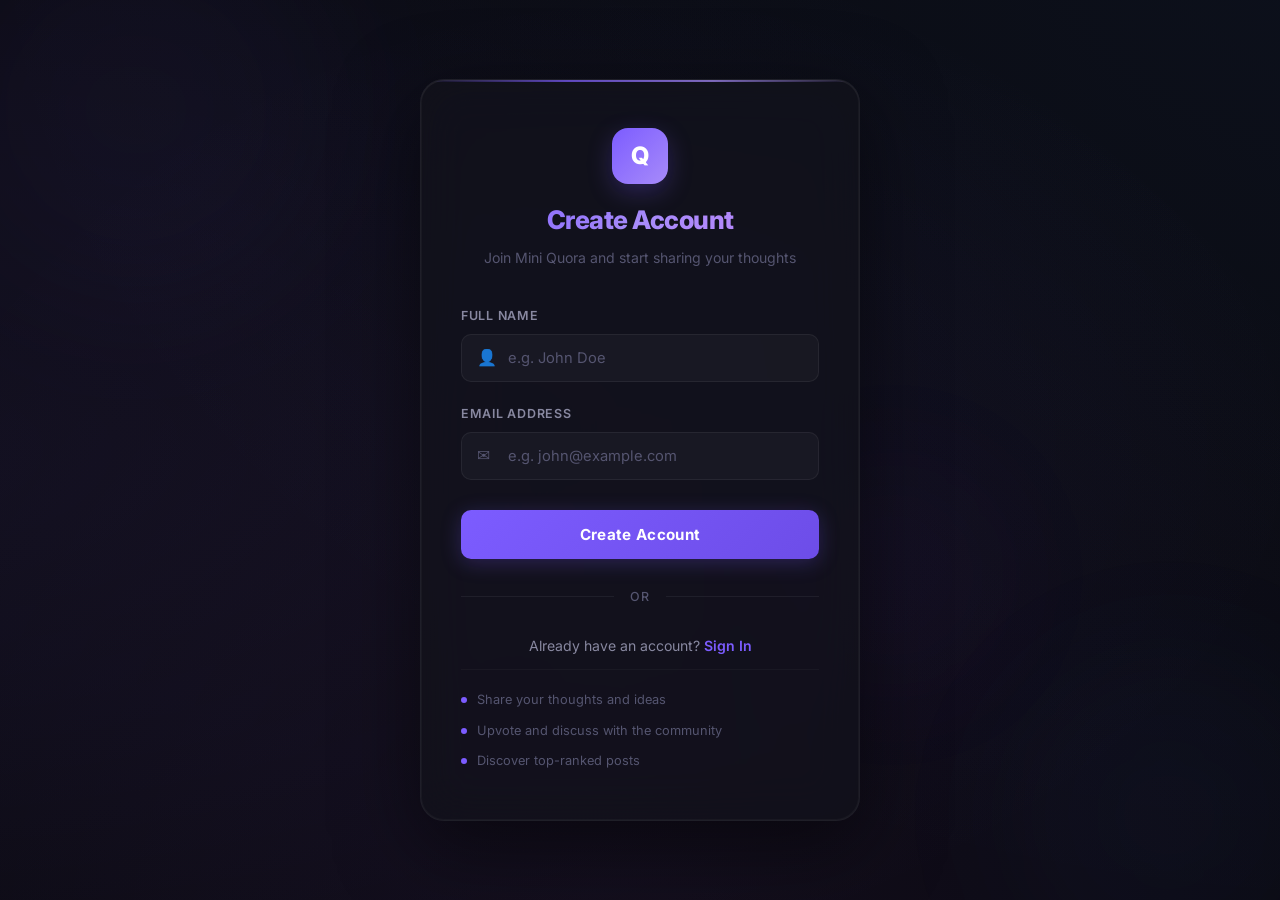
<file: src/main/resources/static/register.html>
<!DOCTYPE html>
<html lang="en">
<head>
    <meta charset="UTF-8">
    <meta name="viewport" content="width=device-width, initial-scale=1.0">
    <title>Register — Mini Quora</title>
    <meta name="description" content="Create your Mini Quora account. Join the community to share thoughts, ask questions, and discover top-ranked posts.">
    <link href="https://fonts.googleapis.com/css2?family=Inter:wght@300;400;500;600;700;800&display=swap" rel="stylesheet">
    <style>
        /* ===== RESET & BASE ===== */
        *, *::before, *::after { box-sizing: border-box; margin: 0; padding: 0; }
        :root {
            --bg-primary: #0a0a0f;
            --bg-secondary: #12121a;
            --bg-card: rgba(22, 22, 35, 0.7);
            --bg-glass: rgba(255,255,255,0.04);
            --border: rgba(255,255,255,0.06);
            --border-hover: rgba(255,255,255,0.12);
            --text-primary: #e8e8f0;
            --text-secondary: #8888a0;
            --text-muted: #555570;
            --accent: #7c5cff;
            --accent-glow: rgba(124,92,255,0.25);
            --accent-hover: #9478ff;
            --success: #10b981;
            --error: #ef4444;
            --radius: 16px;
            --radius-sm: 10px;
            --shadow: 0 8px 32px rgba(0,0,0,0.4);
            --transition: 0.2s cubic-bezier(0.4,0,0.2,1);
        }
        html { scroll-behavior: smooth; }
        body {
            font-family: 'Inter', system-ui, -apple-system, sans-serif;
            background: var(--bg-primary);
            color: var(--text-primary);
            min-height: 100vh;
            line-height: 1.6;
            -webkit-font-smoothing: antialiased;
            display: flex;
            align-items: center;
            justify-content: center;
            overflow: hidden;
        }

        /* ===== ANIMATED BACKGROUND ===== */
        body::before {
            content: '';
            position: fixed;
            top: -50%; left: -50%;
            width: 200%; height: 200%;
            background: radial-gradient(ellipse at 20% 50%, rgba(124,92,255,0.08) 0%, transparent 50%),
                        radial-gradient(ellipse at 80% 20%, rgba(59,130,246,0.06) 0%, transparent 50%),
                        radial-gradient(ellipse at 50% 80%, rgba(168,85,247,0.06) 0%, transparent 50%);
            animation: ambientDrift 20s ease-in-out infinite alternate;
            z-index: 0;
            pointer-events: none;
        }
        @keyframes ambientDrift {
            0% { transform: translate(0,0) rotate(0deg); }
            100% { transform: translate(-2%,-2%) rotate(3deg); }
        }

        /* ===== FLOATING ORB PARTICLES ===== */
        .orb {
            position: fixed;
            border-radius: 50%;
            filter: blur(80px);
            opacity: 0.3;
            pointer-events: none;
            z-index: 0;
        }
        .orb-1 {
            width: 400px; height: 400px;
            background: rgba(124, 92, 255, 0.15);
            top: -10%; left: -5%;
            animation: orbFloat1 15s ease-in-out infinite;
        }
        .orb-2 {
            width: 350px; height: 350px;
            background: rgba(59, 130, 246, 0.12);
            bottom: -10%; right: -5%;
            animation: orbFloat2 18s ease-in-out infinite;
        }
        .orb-3 {
            width: 250px; height: 250px;
            background: rgba(168, 85, 247, 0.1);
            top: 50%; left: 60%;
            animation: orbFloat3 12s ease-in-out infinite;
        }
        @keyframes orbFloat1 {
            0%, 100% { transform: translate(0, 0) scale(1); }
            50% { transform: translate(30px, 40px) scale(1.1); }
        }
        @keyframes orbFloat2 {
            0%, 100% { transform: translate(0, 0) scale(1); }
            50% { transform: translate(-40px, -30px) scale(1.15); }
        }
        @keyframes orbFloat3 {
            0%, 100% { transform: translate(0, 0) scale(1); }
            50% { transform: translate(20px, -50px) scale(0.9); }
        }

        /* ===== REGISTER CONTAINER ===== */
        .register-container {
            position: relative;
            z-index: 1;
            width: 100%;
            max-width: 480px;
            padding: 20px;
            animation: pageIn 0.6s ease forwards;
        }
        @keyframes pageIn {
            from { opacity: 0; transform: translateY(24px) scale(0.97); }
            to { opacity: 1; transform: translateY(0) scale(1); }
        }

        /* ===== REGISTER CARD ===== */
        .register-card {
            background: rgba(18, 18, 26, 0.85);
            border: 1px solid var(--border);
            border-radius: 24px;
            padding: 48px 40px;
            backdrop-filter: blur(24px) saturate(180%);
            box-shadow: 0 24px 80px rgba(0, 0, 0, 0.5),
                        0 0 0 1px rgba(255, 255, 255, 0.03) inset,
                        0 1px 0 rgba(255, 255, 255, 0.04) inset;
            position: relative;
            overflow: hidden;
        }
        .register-card::before {
            content: '';
            position: absolute;
            top: 0; left: 0; right: 0;
            height: 2px;
            background: linear-gradient(90deg, transparent, var(--accent), #a78bfa, transparent);
            opacity: 0.7;
        }

        /* ===== LOGO ===== */
        .brand {
            text-align: center;
            margin-bottom: 36px;
        }
        .brand-icon {
            width: 56px; height: 56px;
            border-radius: 16px;
            background: linear-gradient(135deg, var(--accent), #a78bfa);
            display: inline-flex;
            align-items: center; justify-content: center;
            font-size: 24px; font-weight: 800; color: white;
            margin-bottom: 16px;
            box-shadow: 0 8px 24px var(--accent-glow);
            animation: brandPulse 3s ease-in-out infinite;
        }
        @keyframes brandPulse {
            0%, 100% { box-shadow: 0 8px 24px var(--accent-glow); }
            50% { box-shadow: 0 8px 40px rgba(124,92,255,0.4); }
        }
        .brand-title {
            font-size: 1.6rem;
            font-weight: 800;
            background: linear-gradient(135deg, var(--accent), #a78bfa, #c084fc);
            -webkit-background-clip: text;
            -webkit-text-fill-color: transparent;
            letter-spacing: -0.5px;
            margin-bottom: 6px;
        }
        .brand-subtitle {
            font-size: 0.88rem;
            color: var(--text-muted);
            font-weight: 400;
        }

        /* ===== FORM ===== */
        .form-group {
            margin-bottom: 22px;
            position: relative;
        }
        .form-label {
            display: block;
            font-size: 0.78rem;
            font-weight: 600;
            color: var(--text-secondary);
            margin-bottom: 8px;
            text-transform: uppercase;
            letter-spacing: 0.06em;
        }
        .form-input-wrapper {
            position: relative;
        }
        .form-icon {
            position: absolute;
            left: 16px;
            top: 50%;
            transform: translateY(-50%);
            font-size: 1rem;
            color: var(--text-muted);
            transition: var(--transition);
            pointer-events: none;
        }
        .form-input {
            width: 100%;
            background: rgba(255, 255, 255, 0.03);
            border: 1px solid var(--border);
            border-radius: var(--radius-sm);
            padding: 14px 16px 14px 46px;
            color: var(--text-primary);
            font-family: inherit;
            font-size: 0.92rem;
            transition: var(--transition);
        }
        .form-input:focus {
            outline: none;
            border-color: var(--accent);
            box-shadow: 0 0 0 4px var(--accent-glow);
            background: rgba(255, 255, 255, 0.05);
        }
        .form-input:focus + .form-icon-focus,
        .form-input:focus ~ .form-icon {
            color: var(--accent);
        }
        .form-input::placeholder {
            color: var(--text-muted);
        }

        /* ===== SUBMIT BUTTON ===== */
        .btn-register {
            width: 100%;
            padding: 15px 24px;
            border: none;
            border-radius: var(--radius-sm);
            font-family: inherit;
            font-size: 0.95rem;
            font-weight: 700;
            cursor: pointer;
            transition: all 0.3s cubic-bezier(0.4, 0, 0.2, 1);
            background: linear-gradient(135deg, var(--accent), #6d4de8);
            color: white;
            box-shadow: 0 4px 20px var(--accent-glow);
            letter-spacing: 0.02em;
            position: relative;
            overflow: hidden;
            margin-top: 8px;
        }
        .btn-register::before {
            content: '';
            position: absolute;
            top: 0; left: -100%;
            width: 100%; height: 100%;
            background: linear-gradient(90deg, transparent, rgba(255,255,255,0.15), transparent);
            transition: left 0.5s;
        }
        .btn-register:hover {
            background: linear-gradient(135deg, var(--accent-hover), #7c5cff);
            box-shadow: 0 8px 32px rgba(124, 92, 255, 0.4);
            transform: translateY(-2px);
        }
        .btn-register:hover::before {
            left: 100%;
        }
        .btn-register:active {
            transform: translateY(0);
        }
        .btn-register:disabled {
            opacity: 0.6;
            cursor: not-allowed;
            transform: none;
        }
        .btn-register .spinner {
            display: none;
            width: 18px; height: 18px;
            border: 2px solid rgba(255,255,255,0.3);
            border-top-color: white;
            border-radius: 50%;
            animation: spin 0.6s linear infinite;
            margin-right: 8px;
        }
        .btn-register.loading .spinner { display: inline-block; }
        .btn-register.loading .btn-text { opacity: 0.8; }
        @keyframes spin {
            to { transform: rotate(360deg); }
        }

        /* ===== DIVIDER ===== */
        .divider {
            display: flex;
            align-items: center;
            gap: 16px;
            margin: 28px 0;
        }
        .divider::before, .divider::after {
            content: '';
            flex: 1;
            height: 1px;
            background: var(--border);
        }
        .divider-text {
            font-size: 0.78rem;
            color: var(--text-muted);
            text-transform: uppercase;
            letter-spacing: 0.08em;
            font-weight: 500;
        }

        /* ===== SIGN IN LINK ===== */
        .signin-link {
            text-align: center;
            font-size: 0.88rem;
            color: var(--text-secondary);
        }
        .signin-link a {
            color: var(--accent);
            text-decoration: none;
            font-weight: 600;
            transition: var(--transition);
            position: relative;
        }
        .signin-link a::after {
            content: '';
            position: absolute;
            bottom: -2px; left: 0;
            width: 0; height: 2px;
            background: var(--accent);
            transition: width 0.3s;
        }
        .signin-link a:hover {
            color: var(--accent-hover);
        }
        .signin-link a:hover::after {
            width: 100%;
        }

        /* ===== TOAST ===== */
        .toast-container {
            position: fixed; bottom: 24px; right: 24px; z-index: 300;
            display: flex; flex-direction: column; gap: 8px;
        }
        .toast {
            background: var(--bg-secondary); border: 1px solid var(--border);
            border-radius: var(--radius-sm);
            padding: 14px 22px; color: var(--text-primary);
            font-size: 0.85rem; box-shadow: var(--shadow);
            animation: toastIn 0.3s ease;
            display: flex; align-items: center; gap: 10px;
            backdrop-filter: blur(12px);
        }
        .toast.success { border-left: 3px solid var(--success); }
        .toast.error { border-left: 3px solid var(--error); }
        @keyframes toastIn {
            from { opacity: 0; transform: translateX(24px); }
            to { opacity: 1; transform: translateX(0); }
        }

        /* ===== FORM VALIDATION ===== */
        .form-input.error {
            border-color: var(--error);
            box-shadow: 0 0 0 3px rgba(239, 68, 68, 0.15);
        }
        .form-input.success {
            border-color: var(--success);
        }
        .input-hint {
            font-size: 0.75rem;
            color: var(--text-muted);
            margin-top: 6px;
            transition: var(--transition);
        }
        .input-hint.error { color: var(--error); }
        .input-hint.show { display: block; }

        /* ===== PASSWORD STRENGTH ===== */
        .features-list {
            display: flex;
            flex-direction: column;
            gap: 10px;
            margin-top: 12px;
            padding-top: 20px;
            border-top: 1px solid rgba(255,255,255,0.03);
        }
        .feature-item {
            display: flex;
            align-items: center;
            gap: 10px;
            font-size: 0.8rem;
            color: var(--text-muted);
        }
        .feature-dot {
            width: 6px; height: 6px;
            border-radius: 50%;
            background: var(--accent);
            flex-shrink: 0;
        }

        /* ===== RESPONSIVE ===== */
        @media (max-width: 540px) {
            body { padding: 16px; }
            .register-card {
                padding: 36px 24px;
                border-radius: 20px;
            }
            .brand-title { font-size: 1.4rem; }
        }
    </style>
</head>
<body>

<!-- ===== BACKGROUND ORBS ===== -->
<div class="orb orb-1"></div>
<div class="orb orb-2"></div>
<div class="orb orb-3"></div>

<!-- ===== REGISTER CONTAINER ===== -->
<div class="register-container">
    <div class="register-card">
        <!-- Brand -->
        <div class="brand">
            <div class="brand-icon">Q</div>
            <div class="brand-title">Create Account</div>
            <div class="brand-subtitle">Join Mini Quora and start sharing your thoughts</div>
        </div>

        <!-- Form -->
        <form id="registerForm" onsubmit="handleRegister(event)">
            <div class="form-group">
                <label class="form-label" for="regName">Full Name</label>
                <div class="form-input-wrapper">
                    <input class="form-input" id="regName" type="text" placeholder="e.g. John Doe" autocomplete="name" required>
                    <span class="form-icon">👤</span>
                </div>
                <div class="input-hint" id="nameHint"></div>
            </div>

            <div class="form-group">
                <label class="form-label" for="regEmail">Email Address</label>
                <div class="form-input-wrapper">
                    <input class="form-input" id="regEmail" type="email" placeholder="e.g. john@example.com" autocomplete="email" required>
                    <span class="form-icon">✉️</span>
                </div>
                <div class="input-hint" id="emailHint"></div>
            </div>

            <button class="btn-register" type="submit" id="submitBtn">
                <span class="spinner"></span>
                <span class="btn-text">Create Account</span>
            </button>
        </form>

        <!-- Divider -->
        <div class="divider">
            <span class="divider-text">or</span>
        </div>

        <!-- Sign In Link -->
        <div class="signin-link">
            Already have an account? <a href="index.html">Sign In</a>
        </div>

        <!-- Features -->
        <div class="features-list">
            <div class="feature-item">
                <div class="feature-dot"></div>
                <span>Share your thoughts and ideas</span>
            </div>
            <div class="feature-item">
                <div class="feature-dot"></div>
                <span>Upvote and discuss with the community</span>
            </div>
            <div class="feature-item">
                <div class="feature-dot"></div>
                <span>Discover top-ranked posts</span>
            </div>
        </div>
    </div>
</div>

<!-- ===== TOASTS ===== -->
<div class="toast-container" id="toastContainer"></div>

<script>
    const API = '';

    // ===== FORM VALIDATION =====
    const nameInput = document.getElementById('regName');
    const emailInput = document.getElementById('regEmail');

    nameInput.addEventListener('input', () => {
        const val = nameInput.value.trim();
        nameInput.classList.remove('error', 'success');
        const hint = document.getElementById('nameHint');
        if (val.length > 0 && val.length < 2) {
            nameInput.classList.add('error');
            hint.textContent = 'Name must be at least 2 characters';
            hint.classList.add('error');
        } else if (val.length >= 2) {
            nameInput.classList.add('success');
            hint.textContent = '';
            hint.classList.remove('error');
        } else {
            hint.textContent = '';
            hint.classList.remove('error');
        }
    });

    emailInput.addEventListener('input', () => {
        const val = emailInput.value.trim();
        emailInput.classList.remove('error', 'success');
        const hint = document.getElementById('emailHint');
        if (val.length > 0 && !isValidEmail(val)) {
            emailInput.classList.add('error');
            hint.textContent = 'Please enter a valid email address';
            hint.classList.add('error');
        } else if (val.length > 0 && isValidEmail(val)) {
            emailInput.classList.add('success');
            hint.textContent = '';
            hint.classList.remove('error');
        } else {
            hint.textContent = '';
            hint.classList.remove('error');
        }
    });

    function isValidEmail(email) {
        return /^[^\s@]+@[^\s@]+\.[^\s@]+$/.test(email);
    }

    // ===== REGISTER =====
    async function handleRegister(e) {
        e.preventDefault();

        const name = nameInput.value.trim();
        const email = emailInput.value.trim();

        // Validate
        if (!name || name.length < 2) {
            nameInput.classList.add('error');
            toast('Please enter a valid name (at least 2 characters)', 'error');
            nameInput.focus();
            return;
        }
        if (!email || !isValidEmail(email)) {
            emailInput.classList.add('error');
            toast('Please enter a valid email address', 'error');
            emailInput.focus();
            return;
        }

        const btn = document.getElementById('submitBtn');
        btn.classList.add('loading');
        btn.disabled = true;

        try {
            const res = await fetch(`${API}/api/users/register`, {
                method: 'POST',
                headers: { 'Content-Type': 'application/json' },
                body: JSON.stringify({ name, email })
            });
            const data = await res.json();

            if (data.error) {
                throw new Error(data.error);
            }

            // Store user in localStorage
            const user = { id: data.id, name: data.name, email: data.email };
            localStorage.setItem('miniQuoraUser', JSON.stringify(user));

            toast(`Welcome to Mini Quora, ${data.name}! 🎉`, 'success');

            // Redirect to main page after a brief delay
            setTimeout(() => {
                window.location.href = 'index.html';
            }, 1200);

        } catch (err) {
            toast(err.message, 'error');
            btn.classList.remove('loading');
            btn.disabled = false;
        }
    }

    // ===== TOAST =====
    function toast(msg, type = 'success') {
        const container = document.getElementById('toastContainer');
        const el = document.createElement('div');
        el.className = `toast ${type}`;
        el.innerHTML = `${type === 'success' ? '✓' : '✗'} ${escHtml(msg)}`;
        container.appendChild(el);
        setTimeout(() => {
            el.style.opacity = '0';
            el.style.transform = 'translateX(24px)';
            el.style.transition = '0.3s';
            setTimeout(() => el.remove(), 300);
        }, 4000);
    }

    function escHtml(str) {
        if (!str) return '';
        return str.replace(/&/g,'&amp;').replace(/</g,'&lt;').replace(/>/g,'&gt;').replace(/"/g,'&quot;');
    }

</script>
</body>
</html>
</file>
